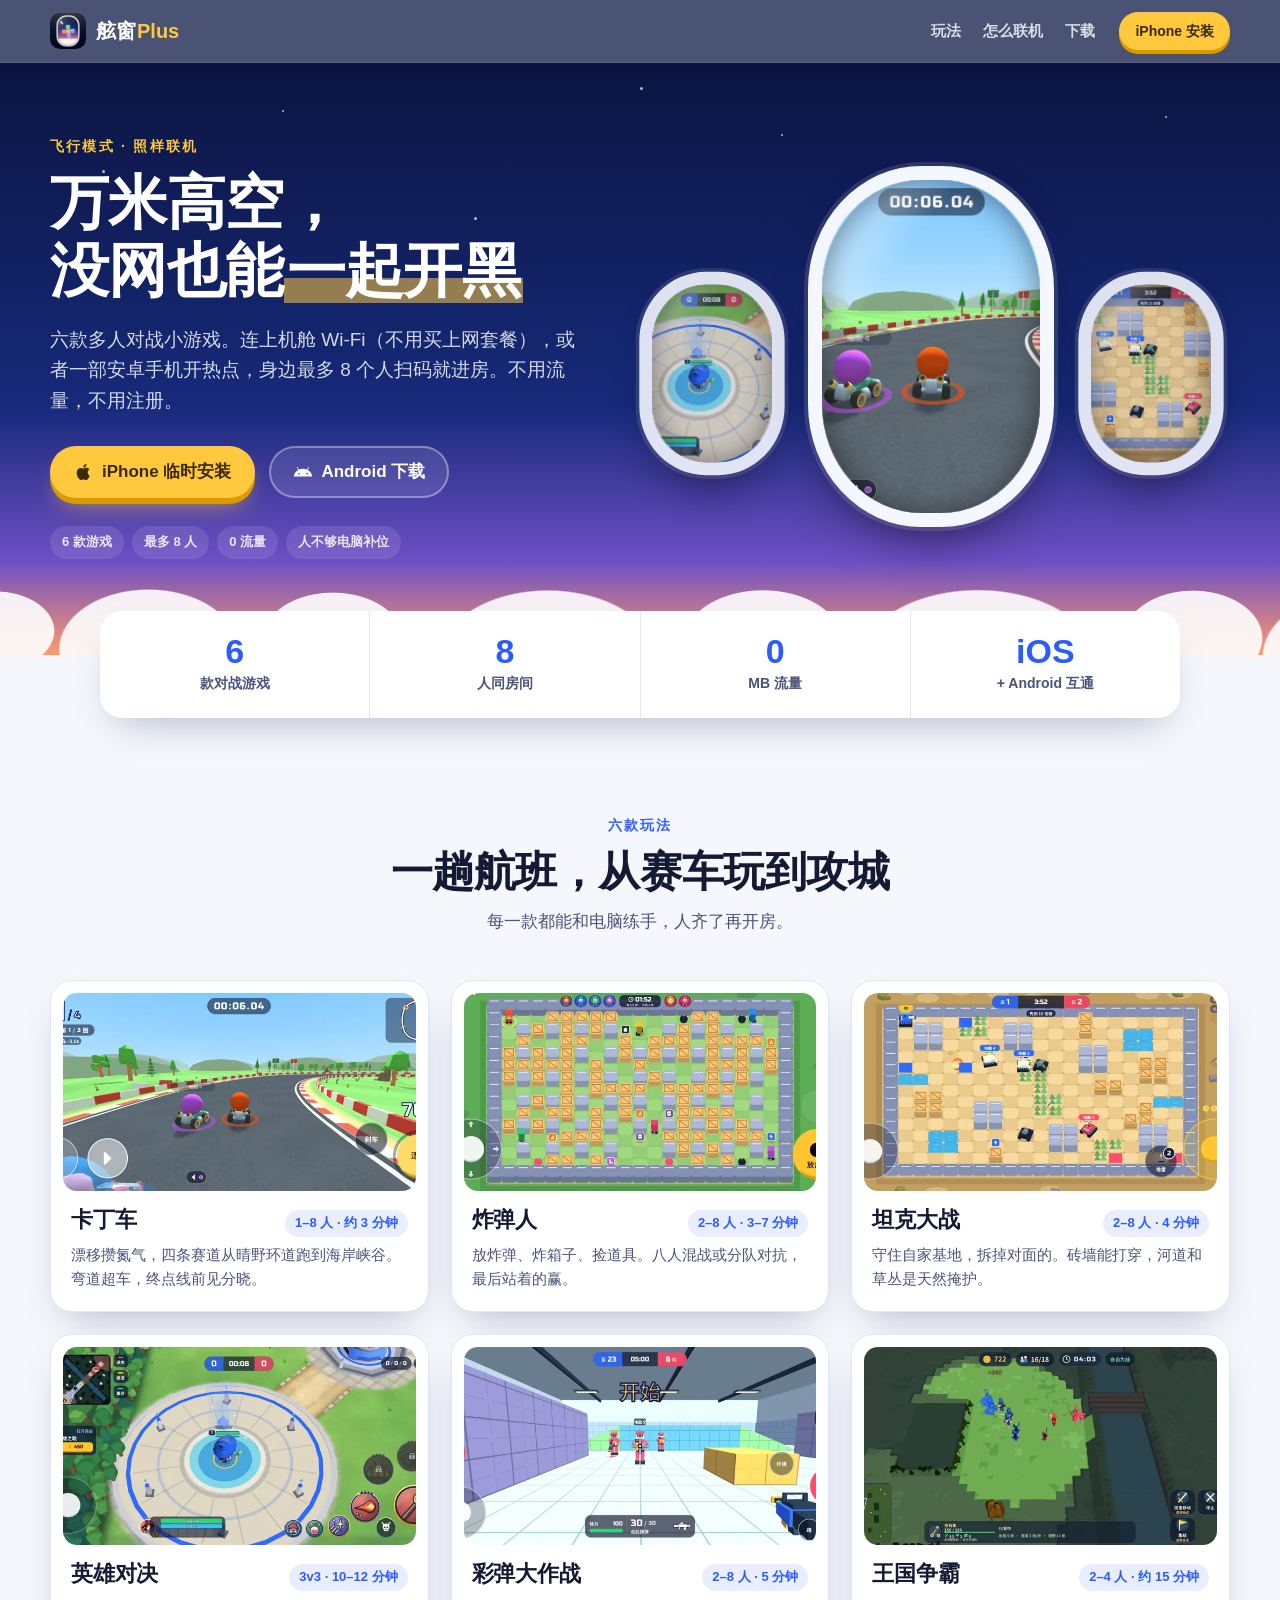
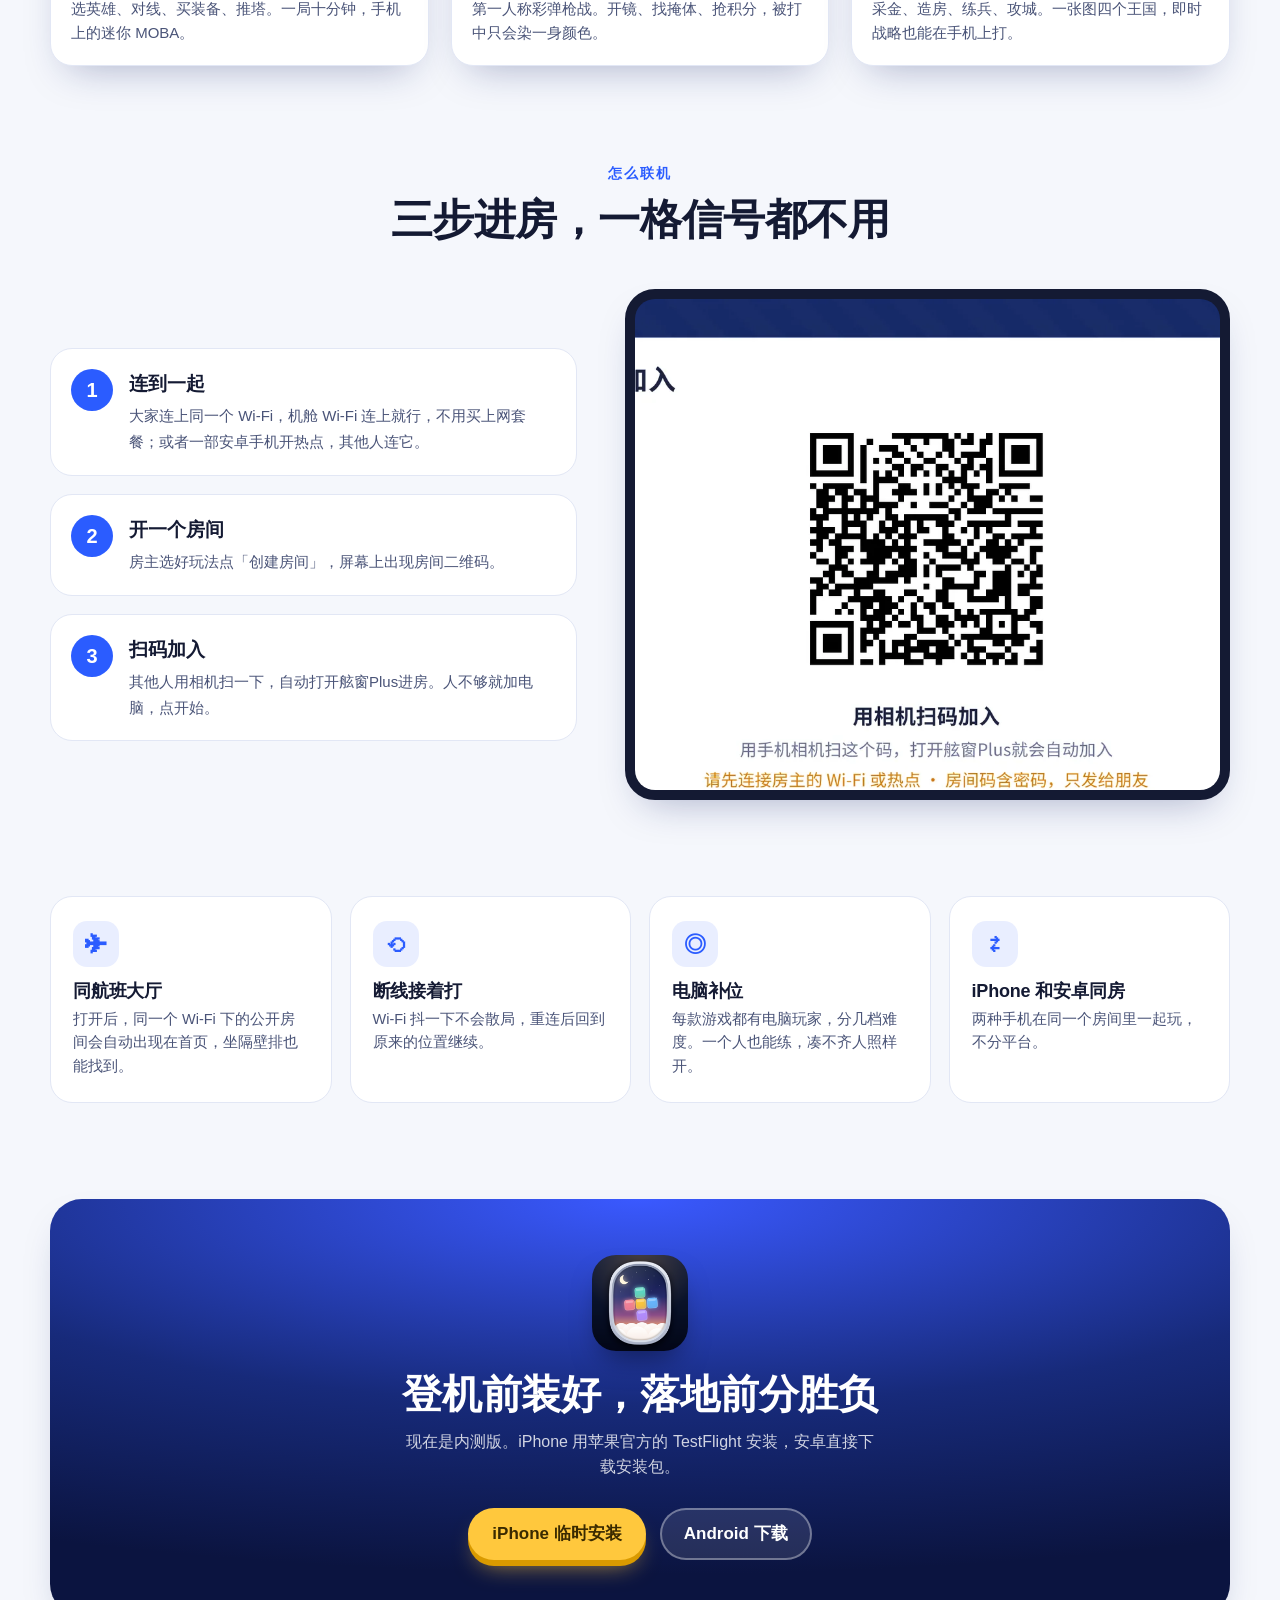
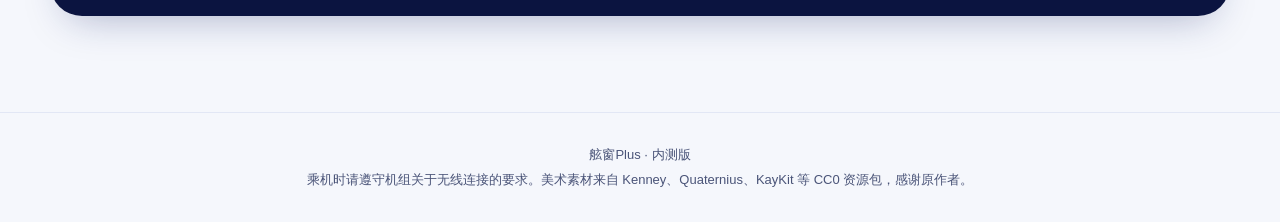
<file: index.html>
<!doctype html>
<html lang="zh-CN">
<head>
<meta charset="utf-8">
<meta name="viewport" content="width=device-width, initial-scale=1, viewport-fit=cover">
<title>舷窗Plus · 万米高空，没网也能一起开黑</title>
<meta name="description" content="舷窗Plus：六款多人对战小游戏，开热点或连同一个 Wi-Fi，身边最多 8 人扫码进房。不用流量，不用账号，飞机上也能玩。">
<meta property="og:title" content="舷窗Plus · 万米高空，没网也能一起开黑">
<meta property="og:description" content="六款多人对战小游戏，身边最多 8 人扫码进房，不用流量。">
<meta property="og:image" content="assets/og.jpg">
<meta name="theme-color" content="#0b1440">
<link rel="icon" href="assets/icon-64.png" type="image/png">
<link rel="apple-touch-icon" href="assets/icon-180.png">
<link rel="stylesheet" href="assets/site.css">
</head>
<body>
<header class="nav">
  <a class="brand" href="#top"><img src="assets/icon-180.png" alt="" width="36" height="36"><span>舷窗<b>Plus</b></span></a>
  <nav>
    <a href="#games">玩法</a>
    <a href="#how">怎么联机</a>
    <a href="#download">下载</a>
  </nav>
  <a class="btn btn-sm" href="https://porthole.gxlself.com/ios/">iPhone 安装</a>
</header>

<main id="top">
  <section class="hero">
    <div class="sky" aria-hidden="true">
      <i class="star" style="--x:8%;--y:18%"></i><i class="star" style="--x:22%;--y:8%"></i><i class="star" style="--x:37%;--y:26%"></i>
      <i class="star" style="--x:61%;--y:12%"></i><i class="star" style="--x:78%;--y:30%"></i><i class="star" style="--x:91%;--y:9%"></i>
      <i class="star" style="--x:50%;--y:4%"></i><i class="star" style="--x:70%;--y:22%"></i>
      <div class="clouds"></div>
    </div>
    <div class="hero-copy">
      <p class="eyebrow">飞行模式 · 照样联机</p>
      <h1>万米高空，<br>没网也能<span class="hl">一起开黑</span></h1>
      <p class="lead">六款多人对战小游戏。连上机舱 Wi-Fi（不用买上网套餐），或者一部安卓手机开热点，身边最多 8 个人扫码就进房。不用流量，不用注册。</p>
      <div class="cta">
        <a class="btn" href="https://porthole.gxlself.com/ios/"><svg viewBox="0 0 24 24" aria-hidden="true"><path d="M16.4 12.6c0-2.4 2-3.6 2.1-3.7-1.1-1.7-2.9-1.9-3.5-1.9-1.5-.2-2.9.9-3.7.9-.8 0-1.9-.9-3.2-.8-1.6 0-3.1 1-4 2.4-1.7 3-.4 7.4 1.2 9.8.8 1.2 1.8 2.5 3 2.4 1.2 0 1.7-.8 3.1-.8s1.9.8 3.2.8c1.3 0 2.1-1.2 2.9-2.4.9-1.4 1.3-2.7 1.3-2.8 0 0-2.4-1-2.4-3.9zM14 5.5c.7-.8 1.1-1.9 1-3-1 0-2.1.7-2.8 1.5-.6.7-1.2 1.8-1 2.9 1.1.1 2.1-.6 2.8-1.4z"/></svg>iPhone 临时安装</a>
        <a class="btn btn-ghost" id="apk" href="https://github.com/gxlself/porthole-plus/releases/latest/download/PortholePlus.apk"><svg viewBox="0 0 24 24" aria-hidden="true"><path d="M17.6 9.5l1.8-3.1a.4.4 0 10-.7-.4l-1.8 3.1A11 11 0 0012 8a11 11 0 00-4.9 1.1L5.3 6a.4.4 0 10-.7.4l1.8 3.1A9.8 9.8 0 001 17.5h22a9.8 9.8 0 00-5.4-8zM7 15a1 1 0 110-2 1 1 0 010 2zm10 0a1 1 0 110-2 1 1 0 010 2z"/></svg>Android 下载</a>
      </div>
      <ul class="chips">
        <li>6 款游戏</li><li>最多 8 人</li><li>0 流量</li><li>人不够电脑补位</li>
      </ul>
    </div>

    <div class="cabin" aria-label="游戏画面">
      <figure class="window w1"><img src="assets/shots/moba-sm.webp" alt="英雄对决"></figure>
      <figure class="window w2 big"><div class="reel">
        <img src="assets/shots/kart.webp" alt="卡丁车">
        <img src="assets/shots/rts.webp" alt="王国争霸">
        <img src="assets/shots/fps.webp" alt="彩弹大作战">
        <img src="assets/shots/bomber.webp" alt="炸弹人">
      </div></figure>
      <figure class="window w3"><img src="assets/shots/tank-sm.webp" alt="坦克大战"></figure>
    </div>
  </section>

  <section class="strip">
    <div><b>6</b><span>款对战游戏</span></div>
    <div><b>8</b><span>人同房间</span></div>
    <div><b>0</b><span>MB 流量</span></div>
    <div><b>iOS</b><span>+ Android 互通</span></div>
  </section>

  <section id="games" class="games">
    <div class="sec-head">
      <p class="eyebrow">六款玩法</p>
      <h2>一趟航班，从赛车玩到攻城</h2>
      <p>每一款都能和电脑练手，人齐了再开房。</p>
    </div>

    <div class="game-grid">
      <article class="game">
        <div class="shot"><img loading="lazy" src="assets/shots/kart-sm.webp" alt="卡丁车比赛画面"></div>
        <div class="meta"><h3>卡丁车</h3><span class="tag">1–8 人 · 约 3 分钟</span></div>
        <p>漂移攒氮气，四条赛道从晴野环道跑到海岸峡谷。弯道超车，终点线前见分晓。</p>
      </article>
      <article class="game">
        <div class="shot"><img loading="lazy" src="assets/shots/bomber-sm.webp" alt="炸弹人对战画面"></div>
        <div class="meta"><h3>炸弹人</h3><span class="tag">2–8 人 · 3–7 分钟</span></div>
        <p>放炸弹、炸箱子、捡道具。八人混战或分队对抗，最后站着的赢。</p>
      </article>
      <article class="game">
        <div class="shot"><img loading="lazy" src="assets/shots/tank-sm.webp" alt="坦克大战画面"></div>
        <div class="meta"><h3>坦克大战</h3><span class="tag">2–8 人 · 4 分钟</span></div>
        <p>守住自家基地，拆掉对面的。砖墙能打穿，河道和草丛是天然掩护。</p>
      </article>
      <article class="game">
        <div class="shot"><img loading="lazy" src="assets/shots/moba-sm.webp" alt="英雄对决画面"></div>
        <div class="meta"><h3>英雄对决</h3><span class="tag">3v3 · 10–12 分钟</span></div>
        <p>选英雄、对线、买装备、推塔。一局十分钟，手机上的迷你 MOBA。</p>
      </article>
      <article class="game">
        <div class="shot"><img loading="lazy" src="assets/shots/fps-sm.webp" alt="彩弹大作战画面"></div>
        <div class="meta"><h3>彩弹大作战</h3><span class="tag">2–8 人 · 5 分钟</span></div>
        <p>第一人称彩弹枪战。开镜、找掩体、抢积分，被打中只会染一身颜色。</p>
      </article>
      <article class="game">
        <div class="shot"><img loading="lazy" src="assets/shots/rts-sm.webp" alt="王国争霸画面"></div>
        <div class="meta"><h3>王国争霸</h3><span class="tag">2–4 人 · 约 15 分钟</span></div>
        <p>采金、造房、练兵、攻城。一张图四个王国，即时战略也能在手机上打。</p>
      </article>
    </div>
  </section>

  <section id="how" class="how">
    <div class="sec-head">
      <p class="eyebrow">怎么联机</p>
      <h2>三步进房，一格信号都不用</h2>
    </div>
    <div class="how-wrap">
      <ol class="steps">
        <li><b>连到一起</b><span>大家连上同一个 Wi-Fi，机舱 Wi-Fi 连上就行，不用买上网套餐；或者一部安卓手机开热点，其他人连它。</span></li>
        <li><b>开一个房间</b><span>房主选好玩法点「创建房间」，屏幕上出现房间二维码。</span></li>
        <li><b>扫码加入</b><span>其他人用相机扫一下，自动打开舷窗Plus进房。人不够就加电脑，点开始。</span></li>
      </ol>
      <figure class="phone"><img loading="lazy" src="assets/shots/qr-sm.webp" alt="房间二维码画面"></figure>
    </div>
  </section>

  <section class="features">
    <div class="feat"><i>✈︎</i><h3>同航班大厅</h3><p>打开后，同一个 Wi-Fi 下的公开房间会自动出现在首页，坐隔壁排也能找到。</p></div>
    <div class="feat"><i>⟲</i><h3>断线接着打</h3><p>Wi-Fi 抖一下不会散局，重连后回到原来的位置继续。</p></div>
    <div class="feat"><i>◎</i><h3>电脑补位</h3><p>每款游戏都有电脑玩家，分几档难度。一个人也能练，凑不齐人照样开。</p></div>
    <div class="feat"><i>⇄</i><h3>iPhone 和安卓同房</h3><p>两种手机在同一个房间里一起玩，不分平台。</p></div>
  </section>

  <section id="download" class="download">
    <div class="dl-card">
      <img class="dl-logo" src="assets/icon-180.png" alt="" width="96" height="96">
      <h2>登机前装好，落地前分胜负</h2>
      <p>现在是内测版。iPhone 用苹果官方的 TestFlight 安装，安卓直接下载安装包。</p>
      <div class="cta center">
        <a class="btn" href="https://porthole.gxlself.com/ios/">iPhone 临时安装</a>
        <a class="btn btn-ghost" href="https://github.com/gxlself/porthole-plus/releases/latest/download/PortholePlus.apk">Android 下载</a>
      </div>
    </div>
  </section>
</main>

<footer class="foot">
  <p>舷窗Plus · 内测版</p>
  <p class="credits">乘机时请遵守机组关于无线连接的要求。美术素材来自 Kenney、Quaternius、KayKit 等 CC0 资源包，感谢原作者。</p>
</footer>
<script id="tf-redirect">
// iPhone / iPad 上「iPhone 安装」直接打开 TestFlight（测试版过审后把 TF_READY 改成 true）
(function () {
  var TF_READY = false;
  if (!TF_READY) return;
  var ua = navigator.userAgent;
  if (!(/iPhone|iPad|iPod/.test(ua) || (/Macintosh/.test(ua) && navigator.maxTouchPoints > 1))) return;
  if (/MicroMessenger|QQ\/|Weibo|DingTalk|Lark|Feishu|AlipayClient/i.test(ua)) return;
  document.querySelectorAll('a[href="https://porthole.gxlself.com/ios/"]').forEach(function (a) { a.href = 'https://testflight.apple.com/join/cyyEwAxw'; });
})();
</script>
</body>
</html>
</file>
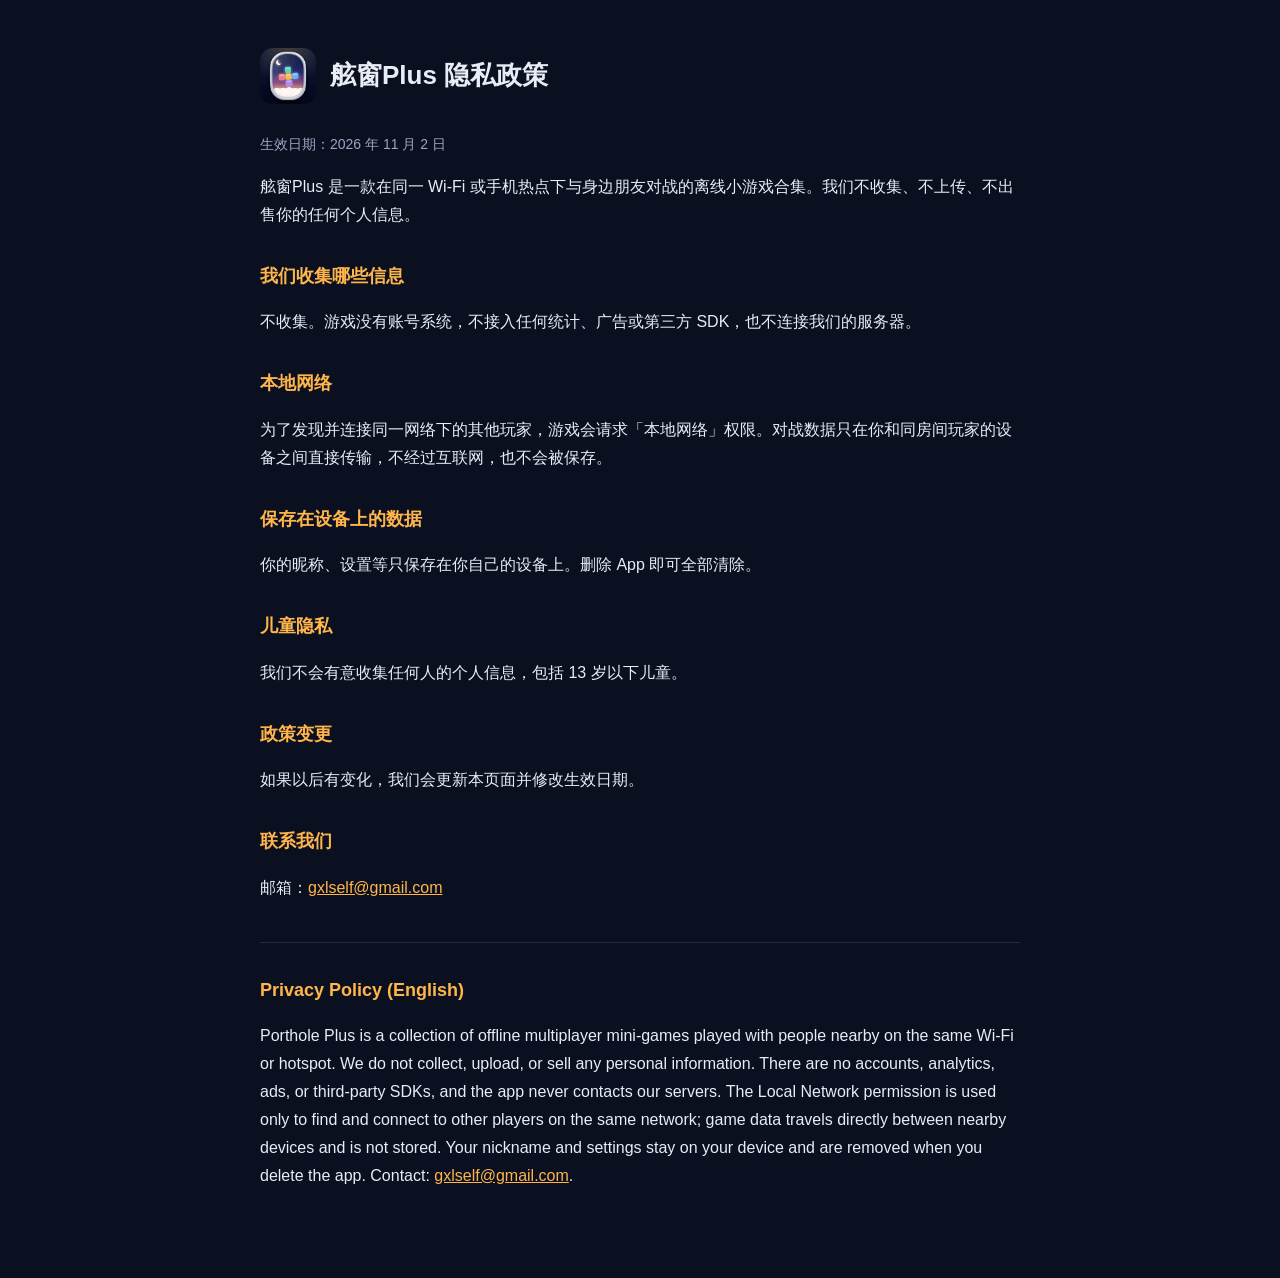
<file: privacy.html>
<!doctype html>
<html lang="zh-CN">
<head>
<meta charset="utf-8">
<meta name="viewport" content="width=device-width, initial-scale=1">
<title>舷窗Plus 隐私政策</title>
<link rel="icon" href="assets/icon-64.png">
<style>
  :root { --bg: #0b1020; --fg: #e8ecf6; --muted: #9aa5c0; --accent: #ffb54a; }
  body { margin: 0; background: var(--bg); color: var(--fg); font: 16px/1.75 -apple-system, BlinkMacSystemFont, "PingFang SC", "Helvetica Neue", sans-serif; }
  main { max-width: 760px; margin: 0 auto; padding: 48px 20px 72px; }
  header { display: flex; align-items: center; gap: 14px; margin-bottom: 28px; }
  header img { width: 56px; height: 56px; border-radius: 13px; }
  h1 { font-size: 26px; margin: 0; }
  h2 { font-size: 18px; margin: 32px 0 8px; color: var(--accent); }
  p, li { color: var(--fg); }
  .muted { color: var(--muted); font-size: 14px; }
  a { color: var(--accent); }
  hr { border: 0; border-top: 1px solid #222a44; margin: 40px 0 24px; }
</style>
</head>
<body>
<main>
  <header><img src="assets/icon-180.png" alt=""><h1>舷窗Plus 隐私政策</h1></header>
  <p class="muted">生效日期：2026 年 11 月 2 日</p>

  <p>舷窗Plus 是一款在同一 Wi-Fi 或手机热点下与身边朋友对战的离线小游戏合集。我们不收集、不上传、不出售你的任何个人信息。</p>

  <h2>我们收集哪些信息</h2>
  <p>不收集。游戏没有账号系统，不接入任何统计、广告或第三方 SDK，也不连接我们的服务器。</p>

  <h2>本地网络</h2>
  <p>为了发现并连接同一网络下的其他玩家，游戏会请求「本地网络」权限。对战数据只在你和同房间玩家的设备之间直接传输，不经过互联网，也不会被保存。</p>

  <h2>保存在设备上的数据</h2>
  <p>你的昵称、设置等只保存在你自己的设备上。删除 App 即可全部清除。</p>

  <h2>儿童隐私</h2>
  <p>我们不会有意收集任何人的个人信息，包括 13 岁以下儿童。</p>

  <h2>政策变更</h2>
  <p>如果以后有变化，我们会更新本页面并修改生效日期。</p>

  <h2>联系我们</h2>
  <p>邮箱：<a href="mailto:gxlself@gmail.com">gxlself@gmail.com</a></p>

  <hr>
  <h2 lang="en">Privacy Policy (English)</h2>
  <p lang="en">Porthole Plus is a collection of offline multiplayer mini-games played with people nearby on the same Wi-Fi or hotspot. We do not collect, upload, or sell any personal information. There are no accounts, analytics, ads, or third-party SDKs, and the app never contacts our servers. The Local Network permission is used only to find and connect to other players on the same network; game data travels directly between nearby devices and is not stored. Your nickname and settings stay on your device and are removed when you delete the app. Contact: <a href="mailto:gxlself@gmail.com">gxlself@gmail.com</a>.</p>
</main>
</body>
</html>
</file>
<file: assets/site.css>
:root {
  --night: #0b1440;
  --night-2: #172a7a;
  --dusk: #ff9a6b;
  --brand: #2b5cff;
  --brand-ink: #1636b8;
  --sun: #ffc83d;
  --sun-ink: #3a2a00;
  --bezel: #f4f7ff;
  --bezel-edge: #c9d6ff;
  --bg: #f5f7fc;
  --card: #ffffff;
  --ink: #141a33;
  --ink-2: #4a5478;
  --line: #e2e7f5;
  --radius: 22px;
  --shadow: 0 18px 40px -18px rgba(20, 34, 102, .35);
  --font: -apple-system, BlinkMacSystemFont, "PingFang SC", "Hiragino Sans GB", "Microsoft YaHei", "Noto Sans SC", "Segoe UI", sans-serif;
  color-scheme: light;
}
@media (prefers-color-scheme: dark) {
  :root:not([data-theme="light"]) {
    --bg: #0a0f2a; --card: #121a42; --ink: #eef2ff; --ink-2: #a9b4dd; --line: #233064;
    --shadow: 0 18px 40px -18px rgba(0, 0, 0, .6); color-scheme: dark;
  }
}
:root[data-theme="dark"] {
  --bg: #0a0f2a; --card: #121a42; --ink: #eef2ff; --ink-2: #a9b4dd; --line: #233064;
  --shadow: 0 18px 40px -18px rgba(0, 0, 0, .6); color-scheme: dark;
}

* { box-sizing: border-box; }
html { scroll-behavior: smooth; -webkit-text-size-adjust: 100%; }
body { margin: 0; font-family: var(--font); color: var(--ink); background: var(--bg); line-height: 1.6; overflow-x: hidden; }
img { display: block; max-width: 100%; }
a { color: inherit; }
h1, h2, h3 { line-height: 1.15; margin: 0; letter-spacing: -.01em; }

/* nav */
.nav {
  position: sticky; top: 0; z-index: 20; display: flex; align-items: center; gap: 24px;
  padding: 12px max(16px, calc((100vw - 1180px) / 2)); padding-top: max(12px, env(safe-area-inset-top));
  background: rgba(11, 20, 64, .72); backdrop-filter: saturate(1.4) blur(14px); -webkit-backdrop-filter: saturate(1.4) blur(14px);
  color: #fff; border-bottom: 1px solid rgba(255, 255, 255, .08);
}
.brand { display: flex; align-items: center; gap: 10px; text-decoration: none; font-weight: 800; font-size: 20px; }
.brand img { border-radius: 10px; }
.brand b { color: var(--sun); font-weight: 800; margin-left: 1px; }
.nav nav { display: flex; gap: 22px; margin-left: auto; }
.nav nav a { text-decoration: none; opacity: .8; font-weight: 600; font-size: 15px; }
.nav nav a:hover { opacity: 1; }

/* buttons */
.btn {
  display: inline-flex; align-items: center; justify-content: center; gap: 8px; min-height: 52px; padding: 0 24px;
  border-radius: 999px; background: var(--sun); color: var(--sun-ink); font-weight: 800; font-size: 17px;
  text-decoration: none; box-shadow: 0 6px 0 #d99a00, 0 14px 24px -10px rgba(255, 200, 61, .7);
  transition: transform .15s ease, box-shadow .15s ease;
}
.btn svg { width: 20px; height: 20px; fill: currentColor; }
.btn:hover { transform: translateY(-2px); }
.btn:active { transform: translateY(3px); box-shadow: 0 3px 0 #d99a00; }
.btn-ghost { background: rgba(255, 255, 255, .1); color: #fff; box-shadow: inset 0 0 0 2px rgba(255, 255, 255, .35); }
.btn-ghost:active { box-shadow: inset 0 0 0 2px rgba(255, 255, 255, .35); }
.btn-sm { min-height: 38px; padding: 0 16px; font-size: 14px; box-shadow: 0 4px 0 #d99a00; }

/* hero */
.hero {
  position: relative; display: grid; grid-template-columns: 1fr 1.1fr; align-items: center; gap: 40px;
  padding: 72px max(16px, calc((100vw - 1180px) / 2)) 96px; color: #fff; overflow: hidden;
  background: linear-gradient(180deg, var(--night) 0%, var(--night-2) 58%, #6c4fc4 84%, var(--dusk) 100%);
}
.sky { position: absolute; inset: 0; pointer-events: none; }
.star { position: absolute; left: var(--x); top: var(--y); width: 3px; height: 3px; border-radius: 50%; background: #fff; opacity: .7; animation: twinkle 3.2s ease-in-out infinite; }
.star:nth-child(2n) { animation-delay: -1.4s; width: 2px; height: 2px; }
.star:nth-child(3n) { animation-delay: -2.2s; }
@keyframes twinkle { 50% { opacity: .15; } }
.clouds {
  position: absolute; left: -10%; right: -10%; bottom: -30px; height: 180px;
  background:
    radial-gradient(60px 40px at 8% 70%, #fff 98%, transparent), radial-gradient(90px 60px at 18% 80%, #fff 98%, transparent),
    radial-gradient(70px 46px at 30% 74%, #fff 98%, transparent), radial-gradient(110px 70px at 44% 86%, #fff 98%, transparent),
    radial-gradient(80px 52px at 58% 76%, #fff 98%, transparent), radial-gradient(120px 74px at 72% 88%, #fff 98%, transparent),
    radial-gradient(70px 48px at 86% 74%, #fff 98%, transparent), radial-gradient(100px 66px at 97% 84%, #fff 98%, transparent);
  opacity: .9; animation: drift 40s linear infinite alternate;
}
@keyframes drift { to { transform: translateX(-6%); } }
.hero-copy { position: relative; z-index: 2; }
.eyebrow { margin: 0 0 12px; font-size: 14px; font-weight: 800; letter-spacing: .16em; color: var(--sun); }
.hero h1 { font-size: clamp(36px, 4.6vw, 62px); font-weight: 900; }
.hl { background: linear-gradient(transparent 62%, rgba(255, 200, 61, .55) 0); padding: 0 .05em; white-space: nowrap; }
.lead { margin: 20px 0 30px; font-size: clamp(16px, 1.5vw, 19px); color: rgba(255, 255, 255, .82); max-width: 32em; }
.cta { display: flex; flex-wrap: wrap; gap: 14px; }
.cta.center { justify-content: center; }
.chips { display: flex; flex-wrap: wrap; gap: 8px; list-style: none; padding: 0; margin: 28px 0 0; }
.chips li { padding: 6px 12px; border-radius: 999px; background: rgba(255, 255, 255, .1); font-size: 13px; font-weight: 700; color: rgba(255, 255, 255, .85); }

/* cabin windows */
.cabin { position: relative; z-index: 2; display: grid; grid-template-columns: .8fr 1.25fr .8fr; align-items: center; gap: 18px; }
.window {
  margin: 0; position: relative; aspect-ratio: 3 / 4.2; border-radius: 46% / 34%; overflow: hidden;
  background: #0d1b4d; border: 14px solid var(--bezel);
  box-shadow: inset 0 0 0 3px var(--bezel-edge), 0 0 0 4px rgba(255, 255, 255, .12), 0 26px 50px -20px rgba(0, 0, 0, .6);
}
.window::after {
  content: ""; position: absolute; inset: 0; border-radius: inherit; pointer-events: none;
  background: linear-gradient(125deg, rgba(255, 255, 255, .28) 0 18%, transparent 30% 100%);
  box-shadow: inset 0 0 30px rgba(0, 0, 0, .45);
}
.window img { width: 100%; height: 100%; object-fit: cover; }
.window.w1, .window.w3 { transform: translateY(26px) scale(.92); opacity: .9; }
.window.big { aspect-ratio: 3 / 4.4; }
.reel { position: absolute; inset: 0; }
.reel img { position: absolute; inset: 0; opacity: 0; animation: reel 16s infinite; }
.reel img:nth-child(1) { animation-delay: 0s; }
.reel img:nth-child(2) { animation-delay: 4s; }
.reel img:nth-child(3) { animation-delay: 8s; }
.reel img:nth-child(4) { animation-delay: 12s; }
@keyframes reel { 0%, 22% { opacity: 1; transform: scale(1.06); } 27%, 100% { opacity: 0; transform: scale(1); } }
.reel img:nth-child(1) { opacity: 1; }

/* stats strip */
.strip {
  position: relative; z-index: 3; display: grid; grid-template-columns: repeat(4, 1fr); gap: 1px; max-width: 1080px;
  margin: -44px auto 0; background: var(--line); border-radius: var(--radius); overflow: hidden; box-shadow: var(--shadow);
}
.strip div { background: var(--card); padding: 22px 16px; text-align: center; }
.strip b { display: block; font-size: 34px; font-weight: 900; color: var(--brand); line-height: 1.1; }
.strip span { font-size: 14px; color: var(--ink-2); font-weight: 600; }

/* sections */
section.games, section.how, section.features, section.download { padding: 96px max(16px, calc((100vw - 1180px) / 2)) 0; }
.sec-head { text-align: center; max-width: 640px; margin: 0 auto 44px; }
.sec-head .eyebrow { color: var(--brand); }
.sec-head h2 { font-size: clamp(28px, 3.6vw, 42px); font-weight: 900; }
.sec-head p:not(.eyebrow) { color: var(--ink-2); margin: 12px 0 0; font-size: 17px; }

.game-grid { display: grid; grid-template-columns: repeat(3, 1fr); gap: 22px; }
.game { background: var(--card); border: 1px solid var(--line); border-radius: var(--radius); padding: 12px 12px 20px; box-shadow: var(--shadow); transition: transform .2s ease; }
.game:hover { transform: translateY(-4px); }
.shot { border-radius: 14px; overflow: hidden; aspect-ratio: 16 / 9; background: #0d1b4d; }
.shot img { width: 100%; height: 100%; object-fit: cover; transition: transform .4s ease; }
.game:hover .shot img { transform: scale(1.05); }
.meta { display: flex; align-items: baseline; justify-content: space-between; gap: 10px; flex-wrap: wrap; margin: 16px 8px 6px; }
.meta h3 { font-size: 22px; font-weight: 900; }
.tag { font-size: 13px; font-weight: 800; color: var(--brand); background: rgba(43, 92, 255, .1); padding: 3px 10px; border-radius: 999px; white-space: nowrap; }
.game p { margin: 0 8px; color: var(--ink-2); font-size: 15px; }

.how-wrap { display: grid; grid-template-columns: 1fr 1.15fr; gap: 48px; align-items: center; }
.steps { list-style: none; padding: 0; margin: 0; counter-reset: s; display: grid; gap: 18px; }
.steps li { counter-increment: s; position: relative; padding: 20px 20px 20px 78px; background: var(--card); border: 1px solid var(--line); border-radius: var(--radius); }
.steps li::before {
  content: counter(s); position: absolute; left: 20px; top: 20px; width: 42px; height: 42px; border-radius: 50%;
  display: grid; place-items: center; background: var(--brand); color: #fff; font-weight: 900; font-size: 20px;
}
.steps b { display: block; font-size: 19px; margin-bottom: 4px; }
.steps span { color: var(--ink-2); font-size: 15px; }
.phone { margin: 0; border-radius: 30px; overflow: hidden; border: 10px solid #141a33; box-shadow: var(--shadow); background: #141a33; }

.features { display: grid; grid-template-columns: repeat(4, 1fr); gap: 18px; }
.feat { background: var(--card); border: 1px solid var(--line); border-radius: var(--radius); padding: 24px 22px; }
.feat i { display: grid; place-items: center; width: 46px; height: 46px; border-radius: 14px; background: rgba(43, 92, 255, .1); color: var(--brand); font-style: normal; font-size: 22px; font-weight: 900; margin-bottom: 14px; }
.feat h3 { font-size: 18px; margin-bottom: 6px; }
.feat p { margin: 0; color: var(--ink-2); font-size: 14.5px; }

.download { padding-bottom: 96px !important; }
.dl-card {
  text-align: center; color: #fff; border-radius: 32px; padding: 56px 24px;
  background: radial-gradient(120% 90% at 50% 0%, #3a59ff 0%, var(--night-2) 55%, var(--night) 100%);
  box-shadow: var(--shadow);
}
.dl-logo { margin: 0 auto 20px; border-radius: 24px; box-shadow: 0 16px 30px -12px rgba(0, 0, 0, .5); }
.dl-card h2 { font-size: clamp(26px, 3.4vw, 40px); font-weight: 900; }
.dl-card p { color: rgba(255, 255, 255, .8); margin: 12px auto 28px; max-width: 30em; }

.foot { text-align: center; padding: 28px 16px calc(28px + env(safe-area-inset-bottom)); color: var(--ink-2); font-size: 13px; border-top: 1px solid var(--line); }
.foot p { margin: 4px 0; }

@media (max-width: 960px) {
  .hero { grid-template-columns: 1fr; padding-top: 48px; text-align: left; }
  .cabin { max-width: 560px; margin: 0 auto; width: 100%; }
  .game-grid { grid-template-columns: repeat(2, 1fr); }
  .how-wrap { grid-template-columns: 1fr; }
  .features { grid-template-columns: repeat(2, 1fr); }
}
@media (max-width: 600px) {
  .nav { gap: 12px; }
  .nav nav { display: none; }
  .nav .btn-sm { margin-left: auto; }
  .hero { padding-bottom: 80px; }
  .cta .btn { flex: 1 1 100%; }
  .cabin { gap: 10px; }
  .window { border-width: 9px; }
  .strip { grid-template-columns: repeat(2, 1fr); margin: -36px 16px 0; }
  .strip b { font-size: 28px; }
  .game-grid, .features { grid-template-columns: 1fr; }
  section.games, section.how, section.features, section.download { padding-top: 64px; }
  .steps li { padding-left: 70px; }
}
@media (prefers-reduced-motion: reduce) {
  .star, .clouds, .reel img { animation: none; }
  .btn, .game, .shot img { transition: none; }
}
</file>
